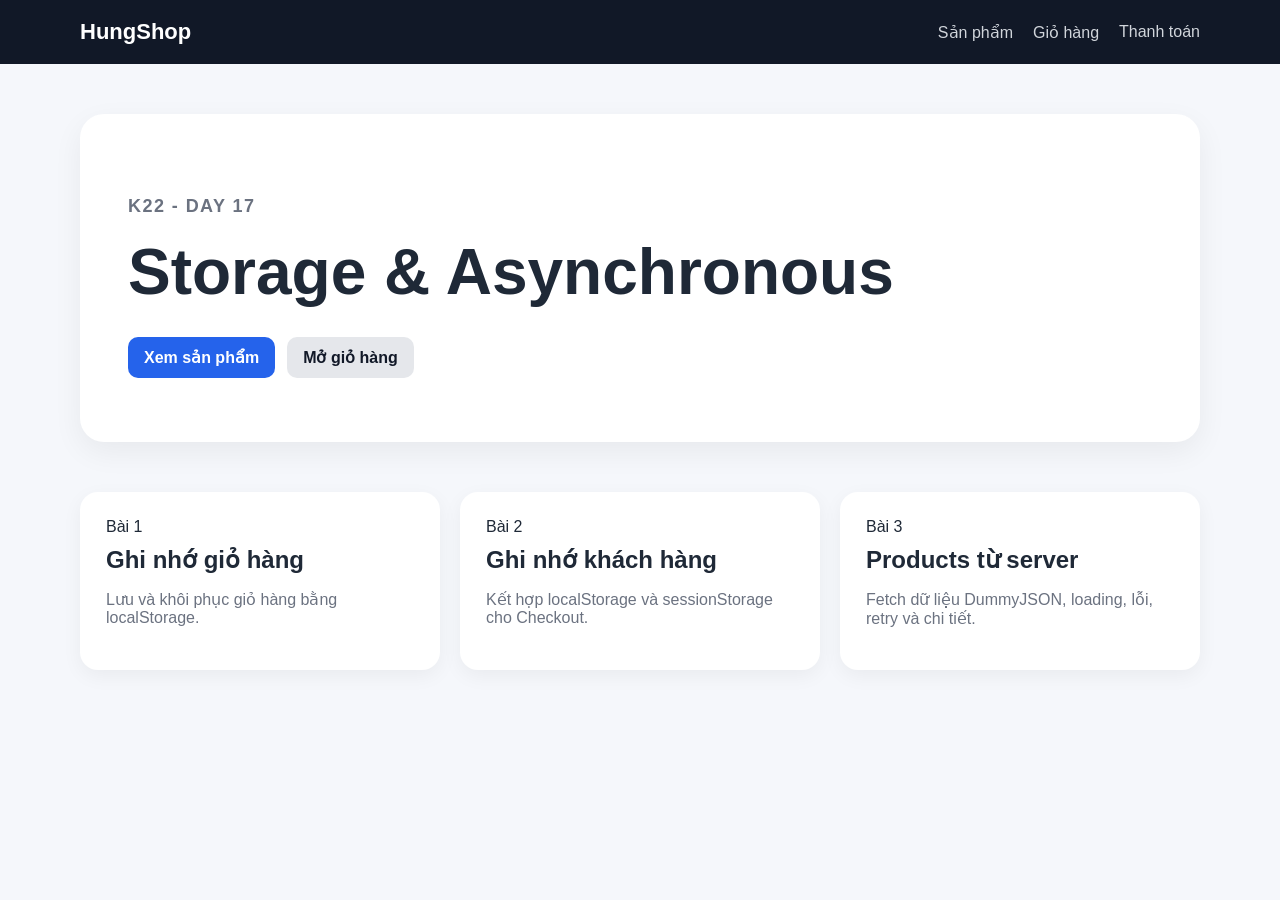
<file: index.html>
<!doctype html>
<html lang="vi">
  <head>
    <meta charset="UTF-8" />
    <meta name="viewport" content="width=device-width, initial-scale=1.0" />
    <title>k22-day17-storage-asynchronous</title>
    <link rel="stylesheet" href="css/style.css" />
  </head>
  <body>
    <header class="site-header">
      <div class="container nav">
        <a class="logo" href="index.html">HungShop</a>
        <nav>
          <a href="products.html">Sản phẩm</a>
          <a href="cart.html">Giỏ hàng</a>
          <a href="checkout.html">Thanh toán</a>
        </nav>
      </div>
    </header>

    <main class="container">
      <section class="hero">
        <p class="eyebrow">K22 - DAY 17</p>
        <h1>Storage & Asynchronous</h1>
        <div class="hero-actions">
          <a class="btn" href="products.html">Xem sản phẩm</a>
          <a class="btn btn-secondary" href="cart.html">Mở giỏ hàng</a>
        </div>
      </section>

      <section class="task-grid">
        <a class="task-card" href="cart.html">
          <span>Bài 1</span>
          <h2>Ghi nhớ giỏ hàng</h2>
          <p>Lưu và khôi phục giỏ hàng bằng localStorage.</p>
        </a>
        <a class="task-card" href="checkout.html">
          <span>Bài 2</span>
          <h2>Ghi nhớ khách hàng</h2>
          <p>Kết hợp localStorage và sessionStorage cho Checkout.</p>
        </a>
        <a class="task-card" href="products.html">
          <span>Bài 3</span>
          <h2>Products từ server</h2>
          <p>Fetch dữ liệu DummyJSON, loading, lỗi, retry và chi tiết.</p>
        </a>
      </section>
    </main>
  </body>
</html>
</file>
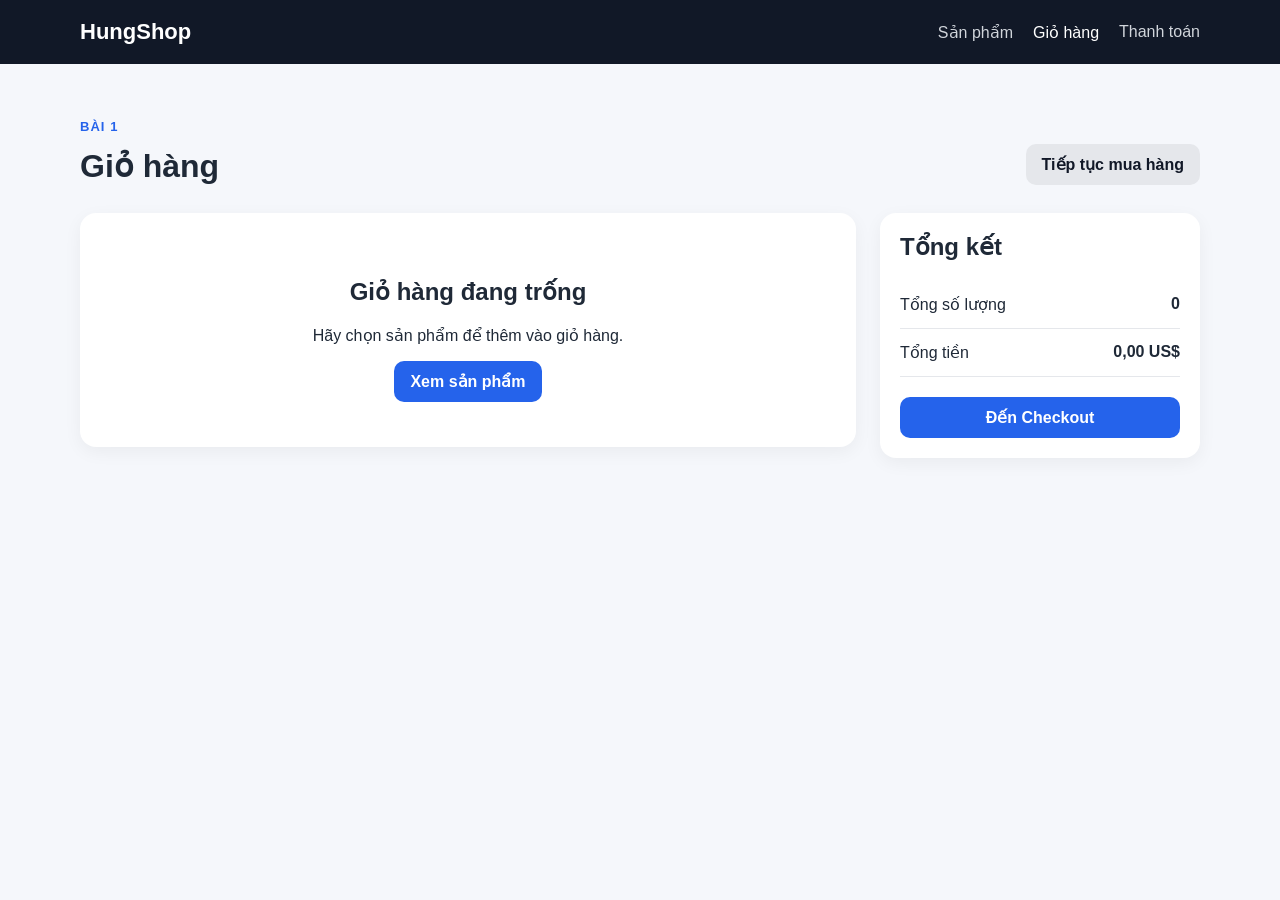
<file: cart.html>
<!DOCTYPE html>
<html lang="vi">
<head>
  <meta charset="UTF-8">
  <meta name="viewport" content="width=device-width, initial-scale=1.0">
  <title>Cart</title>
  <link rel="stylesheet" href="css/style.css">
</head>
<body>
  <header class="site-header">
    <div class="container nav">
      <a class="logo" href="index.html">HungShop</a>
      <nav>
        <a href="products.html">Sản phẩm</a>
        <a class="active" href="cart.html">Giỏ hàng</a>
        <a href="checkout.html">Thanh toán</a>
      </nav>
    </div>
  </header>

  <main class="container page">
    <div class="page-heading">
      <div>
        <p class="eyebrow">Bài 1</p>
        <h1>Giỏ hàng</h1>
      </div>
      <a class="btn btn-secondary" href="products.html">Tiếp tục mua hàng</a>
    </div>

    <section class="cart-layout">
      <div id="cart-list" class="cart-list"></div>
      <aside class="summary">
        <h2>Tổng kết</h2>
        <div class="summary-row"><span>Tổng số lượng</span><strong id="total-quantity">0</strong></div>
        <div class="summary-row"><span>Tổng tiền</span><strong id="total-price">0 ₫</strong></div>
        <a class="btn full" href="checkout.html">Đến Checkout</a>
      </aside>
    </section>
  </main>

  <script src="js/cart.js"></script>
</body>
</html>
</file>
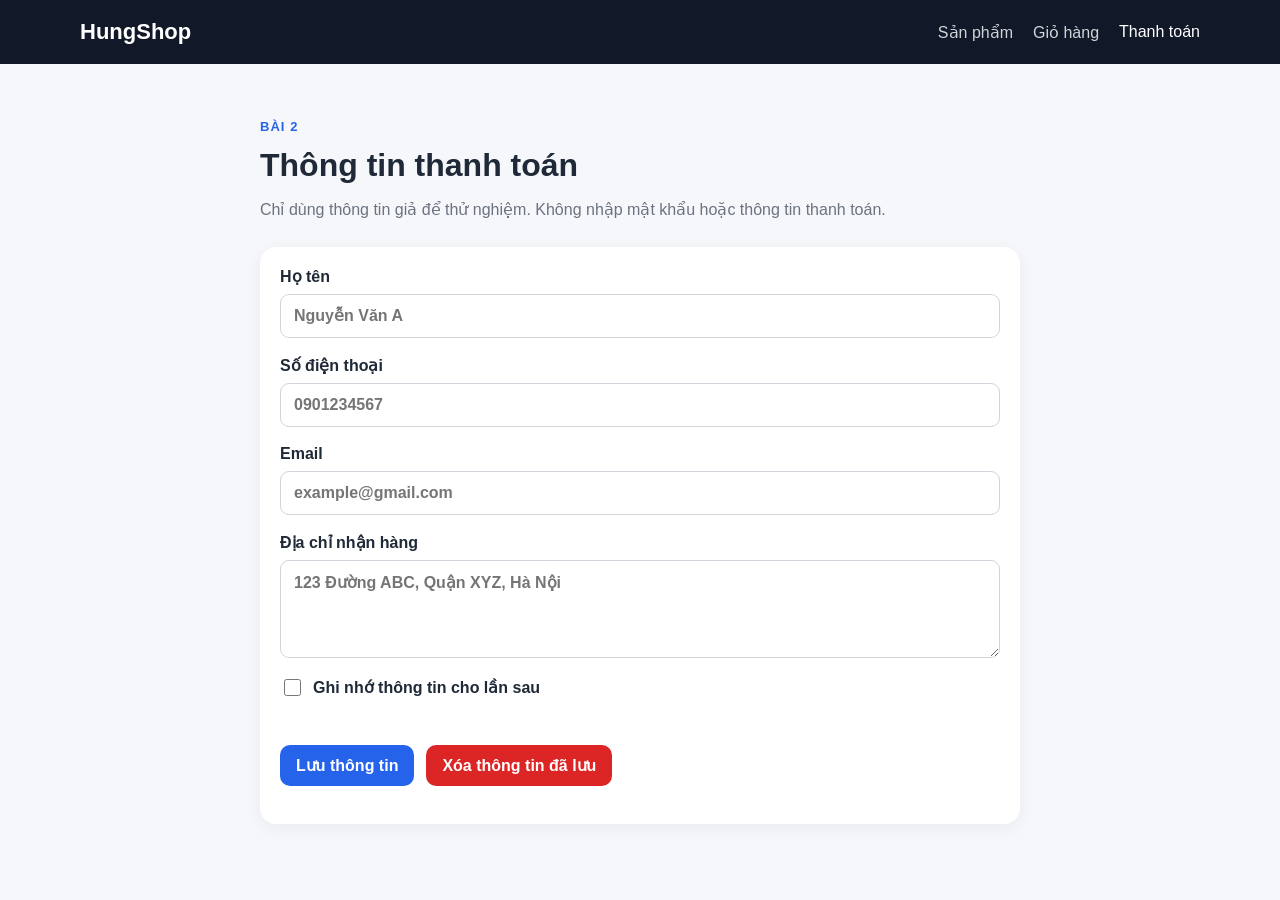
<file: checkout.html>
<!DOCTYPE html>
<html lang="vi">
<head>
  <meta charset="UTF-8">
  <meta name="viewport" content="width=device-width, initial-scale=1.0">
  <title>Checkout</title>
  <link rel="stylesheet" href="css/style.css">
</head>
<body>
  <header class="site-header">
    <div class="container nav">
      <a class="logo" href="index.html">HungShop</a>
      <nav>
        <a href="products.html">Sản phẩm</a>
        <a href="cart.html">Giỏ hàng</a>
        <a class="active" href="checkout.html">Thanh toán</a>
      </nav>
    </div>
  </header>

  <main class="container page narrow">
    <p class="eyebrow">Bài 2</p>
    <h1>Thông tin thanh toán</h1>
    <p class="muted">Chỉ dùng thông tin giả để thử nghiệm. Không nhập mật khẩu hoặc thông tin thanh toán.</p>

    <form id="checkout-form" class="form-card">
      <label>
        Họ tên
        <input id="full-name" name="fullName" type="text" autocomplete="name" placeholder="Nguyễn Văn A">
      </label>

      <label>
        Số điện thoại
        <input id="phone" name="phone" type="tel" autocomplete="tel" placeholder="0901234567">
      </label>

      <label>
        Email
        <input id="email" name="email" type="email" autocomplete="email" placeholder="example@gmail.com">
      </label>

      <label>
        Địa chỉ nhận hàng
        <textarea id="address" name="address" rows="4" placeholder="123 Đường ABC, Quận XYZ, Hà Nội"></textarea>
      </label>

      <label class="checkbox-label">
        <input id="remember" type="checkbox">
        <span>Ghi nhớ thông tin cho lần sau</span>
      </label>

      <div class="form-actions">
        <button class="btn" type="submit">Lưu thông tin</button>
        <button class="btn btn-danger" id="clear-checkout" type="button">Xóa thông tin đã lưu</button>
      </div>

      <p id="checkout-message" class="message"></p>
    </form>
  </main>

  <script src="js/checkout.js"></script>
</body>
</html>
</file>
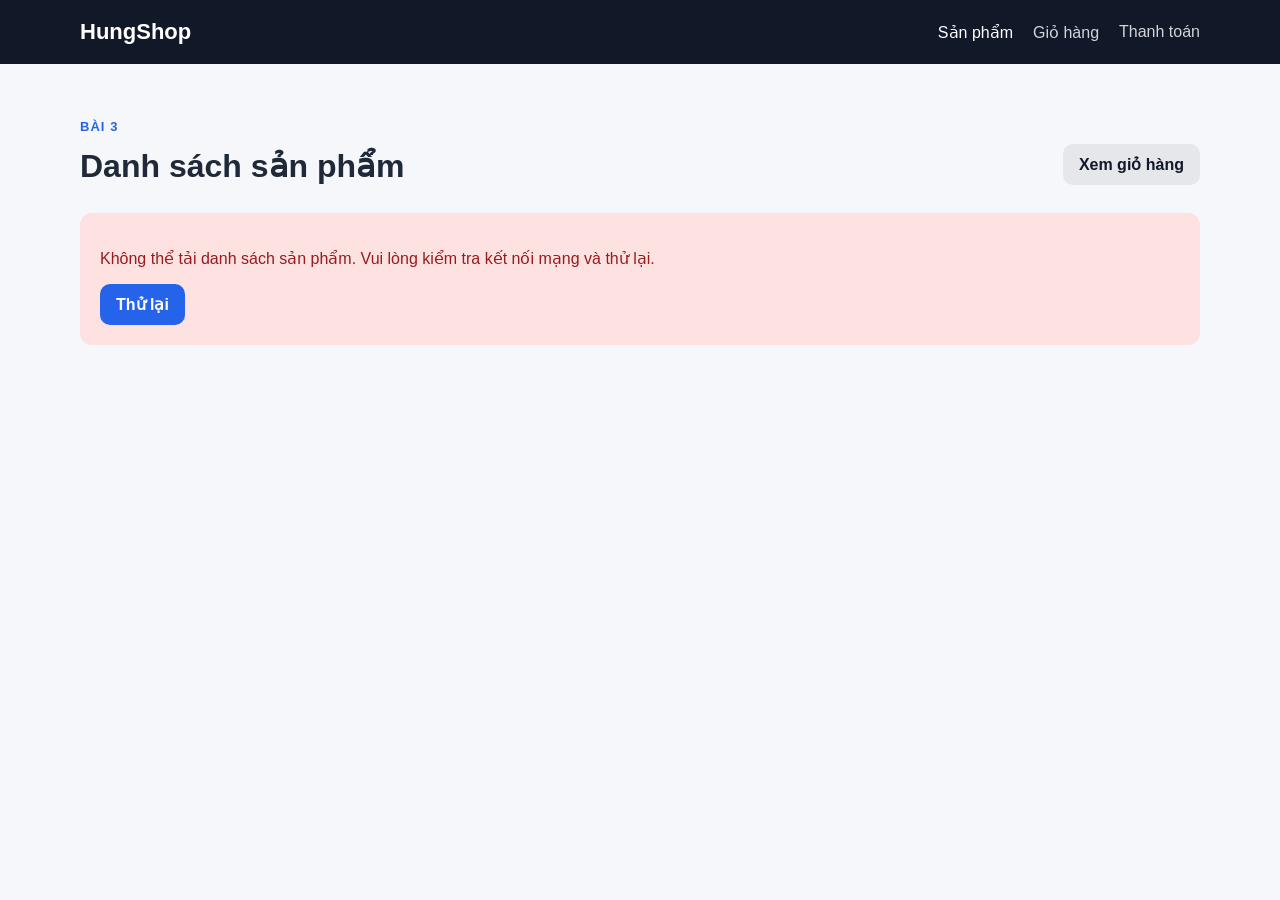
<file: products.html>
<!DOCTYPE html>
<html lang="vi">
<head>
  <meta charset="UTF-8">
  <meta name="viewport" content="width=device-width, initial-scale=1.0">
  <title>Products</title>
  <link rel="stylesheet" href="css/style.css">
</head>
<body>
  <header class="site-header">
    <div class="container nav">
      <a class="logo" href="index.html">HungShop</a>
      <nav>
        <a class="active" href="products.html">Sản phẩm</a>
        <a href="cart.html">Giỏ hàng</a>
        <a href="checkout.html">Thanh toán</a>
      </nav>
    </div>
  </header>

  <main class="container page">
    <div class="page-heading">
      <div>
        <p class="eyebrow">Bài 3</p>
        <h1>Danh sách sản phẩm</h1>
      </div>
      <a class="btn btn-secondary" href="cart.html">Xem giỏ hàng</a>
    </div>

    <div id="loading" class="status">Đang tải...</div>
    <div id="error" class="status error hidden"></div>
    <div id="products" class="product-grid"></div>
  </main>

  <div id="product-modal" class="modal hidden" aria-hidden="true">
    <div class="modal-backdrop" data-close-modal></div>
    <section class="modal-content" role="dialog" aria-modal="true" aria-labelledby="modal-title">
      <button class="modal-close" type="button" data-close-modal>&times;</button>
      <div id="detail-loading" class="status hidden">Đang tải chi tiết...</div>
      <div id="product-detail"></div>
    </section>
  </div>

  <script src="js/products.js"></script>
</body>
</html>
</file>
<file: css/style.css>
* {
  box-sizing: border-box;
}

:root {
  font-family: Arial, Helvetica, sans-serif;
  color: #1f2937;
  background: #f5f7fb;
}

body {
  margin: 0;
  min-height: 100vh;
}

a {
  color: inherit;
  text-decoration: none;
}

button,
input,
textarea {
  font: inherit;
}

.site-header {
  background: #111827;
  color: white;
}

.container {
  width: min(1120px, calc(100% - 32px));
  margin: 0 auto;
}

.nav {
  min-height: 64px;
  display: flex;
  align-items: center;
  justify-content: space-between;
  gap: 24px;
}

.logo {
  font-size: 22px;
  font-weight: 800;
}

.nav nav {
  display: flex;
  gap: 20px;
}

.nav nav a {
  color: #d1d5db;
}

.nav nav a:hover,
.nav nav a.active {
  color: white;
}

.page {
  padding: 42px 0 70px;
}

.narrow {
  max-width: 760px;
}

.hero {
  margin: 50px 0;
  padding: 64px 48px;
  border-radius: 24px;
  background: white;
  box-shadow: 0 10px 30px rgba(0, 0, 0, .06);
}

.hero h1 {
  margin: 8px 0 16px;
  font-size: clamp(38px, 7vw, 64px);
}

.hero p {
  color: #6b7280;
  font-size: 18px;
}

.eyebrow,
.category {
  color: #2563eb;
  font-size: 13px;
  font-weight: 700;
  text-transform: uppercase;
  letter-spacing: .08em;
}

.hero-actions,
.form-actions {
  display: flex;
  gap: 12px;
  flex-wrap: wrap;
  margin-top: 28px;
}

.btn {
  display: inline-flex;
  align-items: center;
  justify-content: center;
  border: 0;
  border-radius: 10px;
  padding: 11px 16px;
  background: #2563eb;
  color: white;
  cursor: pointer;
  font-weight: 700;
}

.btn:hover {
  opacity: .9;
}

.btn-secondary {
  background: #e5e7eb;
  color: #111827;
}

.btn-danger {
  background: #dc2626;
}

.full {
  width: 100%;
}

.task-grid {
  display: grid;
  grid-template-columns: repeat(3, 1fr);
  gap: 20px;
  margin-bottom: 60px;
}

.task-card {
  background: white;
  padding: 26px;
  border-radius: 18px;
  box-shadow: 0 6px 20px rgba(0, 0, 0, .05);
}

.task-card:hover {
  transform: translateY(-2px);
}

.task-card h2 {
  margin: 10px 0;
}

.task-card p,
.muted {
  color: #6b7280;
}

.page-heading {
  display: flex;
  justify-content: space-between;
  align-items: end;
  gap: 20px;
  margin-bottom: 28px;
}

.page-heading h1,
.narrow h1 {
  margin: 5px 0 0;
}

.status {
  padding: 20px;
  border-radius: 12px;
  background: white;
  margin-bottom: 20px;
}

.status.error {
  color: #991b1b;
  background: #fee2e2;
}

.hidden {
  display: none !important;
}

.product-grid {
  display: grid;
  grid-template-columns: repeat(4, 1fr);
  gap: 18px;
}

.product-card {
  overflow: hidden;
  background: white;
  border-radius: 16px;
  cursor: pointer;
  box-shadow: 0 5px 18px rgba(0, 0, 0, .06);
}

.product-card img {
  display: block;
  width: 100%;
  aspect-ratio: 1;
  object-fit: cover;
  background: #f3f4f6;
}

.product-body {
  padding: 16px;
}

.product-body h2 {
  min-height: 48px;
  font-size: 17px;
  margin: 8px 0;
}

.price {
  color: #dc2626;
  font-size: 20px;
  font-weight: 800;
}

.product-meta {
  display: flex;
  justify-content: space-between;
  color: #6b7280;
  font-size: 13px;
  margin-bottom: 15px;
}

.cart-layout {
  display: grid;
  grid-template-columns: 1fr 320px;
  gap: 24px;
  align-items: start;
}

.cart-list {
  display: grid;
  gap: 14px;
}

.cart-item,
.summary,
.form-card,
.empty {
  background: white;
  border-radius: 16px;
  padding: 20px;
  box-shadow: 0 5px 18px rgba(0, 0, 0, .05);
}

.cart-item {
  display: grid;
  grid-template-columns: 90px 1fr auto auto;
  align-items: center;
  gap: 18px;
}

.cart-item img {
  width: 90px;
  height: 90px;
  object-fit: cover;
  border-radius: 10px;
}

.cart-info h2 {
  margin: 0 0 8px;
  font-size: 18px;
}

.cart-info p {
  margin: 5px 0;
  color: #6b7280;
}

.quantity-control {
  display: flex;
  align-items: center;
  gap: 10px;
}

.quantity-control button {
  width: 34px;
  height: 34px;
  border: 1px solid #d1d5db;
  border-radius: 8px;
  background: white;
  cursor: pointer;
}

.quantity-control button:disabled {
  cursor: not-allowed;
  opacity: .4;
}

.summary {
  position: sticky;
  top: 20px;
}

.summary h2 {
  margin-top: 0;
}

.summary-row {
  display: flex;
  justify-content: space-between;
  padding: 14px 0;
  border-bottom: 1px solid #e5e7eb;
}

.summary .btn {
  margin-top: 20px;
}

.form-card {
  display: grid;
  gap: 18px;
  margin-top: 28px;
}

.form-card label:not(.checkbox-label) {
  display: grid;
  gap: 8px;
  font-weight: 700;
}

.form-card input,
.form-card textarea {
  width: 100%;
  padding: 12px 13px;
  border: 1px solid #d1d5db;
  border-radius: 9px;
  outline: none;
}

.form-card input:focus,
.form-card textarea:focus {
  border-color: #2563eb;
}

.checkbox-label {
  display: flex;
  align-items: center;
  gap: 9px;
  font-weight: 600;
}

.checkbox-label input {
  width: 17px;
  height: 17px;
}

.message {
  margin: 0;
  color: #15803d;
  font-weight: 700;
}

.modal {
  position: fixed;
  inset: 0;
  z-index: 10;
}

.modal-backdrop {
  position: absolute;
  inset: 0;
  background: rgba(0, 0, 0, .55);
}

.modal-content {
  position: relative;
  width: min(850px, calc(100% - 32px));
  max-height: calc(100vh - 48px);
  overflow: auto;
  margin: 24px auto;
  padding: 28px;
  background: white;
  border-radius: 18px;
}

.modal-close {
  position: absolute;
  right: 15px;
  top: 10px;
  border: 0;
  background: transparent;
  font-size: 30px;
  cursor: pointer;
}

.detail-grid {
  display: grid;
  grid-template-columns: 300px 1fr;
  gap: 28px;
}

.detail-grid img {
  width: 100%;
  border-radius: 12px;
}

.empty {
  text-align: center;
  padding: 45px 20px;
}

footer {
  padding: 30px 16px;
  text-align: center;
  color: #6b7280;
}

@media (max-width: 900px) {
  .product-grid {
    grid-template-columns: repeat(2, 1fr);
  }

  .task-grid {
    grid-template-columns: 1fr;
  }

  .cart-layout {
    grid-template-columns: 1fr;
  }

  .summary {
    position: static;
  }
}

@media (max-width: 600px) {
  .nav {
    flex-direction: column;
    justify-content: center;
    padding: 14px 0;
  }

  .nav nav {
    gap: 12px;
    font-size: 14px;
  }

  .hero {
    padding: 38px 24px;
  }

  .product-grid {
    grid-template-columns: 1fr;
  }

  .page-heading {
    align-items: start;
    flex-direction: column;
  }

  .cart-item {
    grid-template-columns: 70px 1fr;
  }

  .cart-item img {
    width: 70px;
    height: 70px;
  }

  .quantity-control,
  .cart-item > .btn {
    grid-column: 2;
  }

  .detail-grid {
    grid-template-columns: 1fr;
  }
}
</file>
